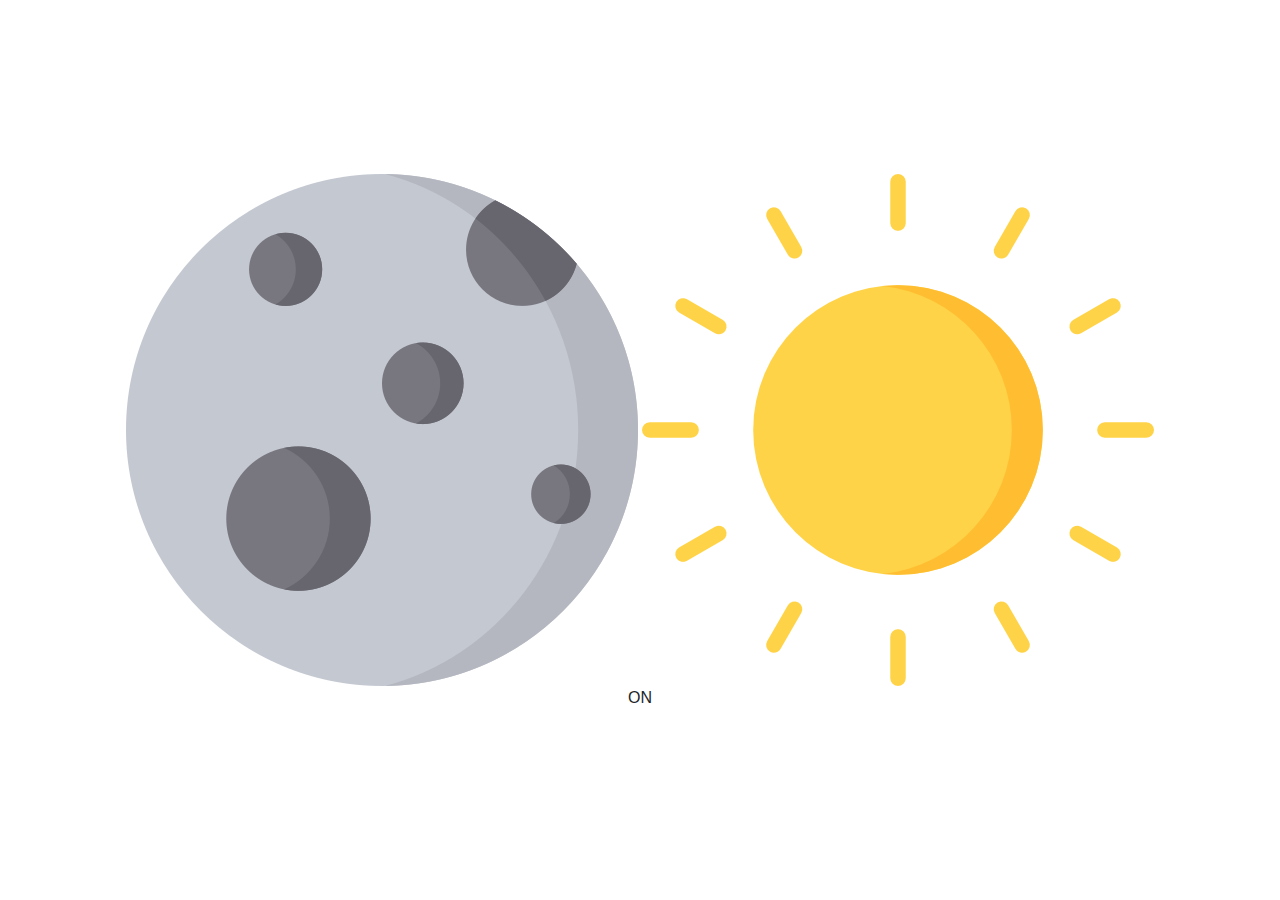
<file: assignments/css/transition/index.html>
<!DOCTYPE html>
<html lang="en">
<head>
    <meta charset="UTF-8">
    <meta http-equiv="X-UA-Compatible" content="IE=edge">
    <meta name="viewport" content="width=device-width, initial-scale=1.0">
    <link rel="stylesheet" href="./styles.css">
    <link rel="stylesheet" href="https://cdn.jsdelivr.net/npm/bootstrap@4.0.0/dist/css/bootstrap.min.css" integrity="sha384-Gn5384xqQ1aoWXA+058RXPxPg6fy4IWvTNh0E263XmFcJlSAwiGgFAW/dAiS6JXm" crossorigin="anonymous">
    <title>Transition</title>
</head>
<body>
    <div id="container" class="on">
        <div id="switch" onclick="switchOnClick()">
            <div id="circle">
                <span>
                    <img src="./moon.png" alt="moon" id="moon" class="on">
                    <img src="./sun.png" alt="sun" id="sun" class="on">
                </span>
            </div>
        </div>
        <p id="label"></p>
    </div>
    <script src="./script.js"></script>
</body>
</html>
</file>
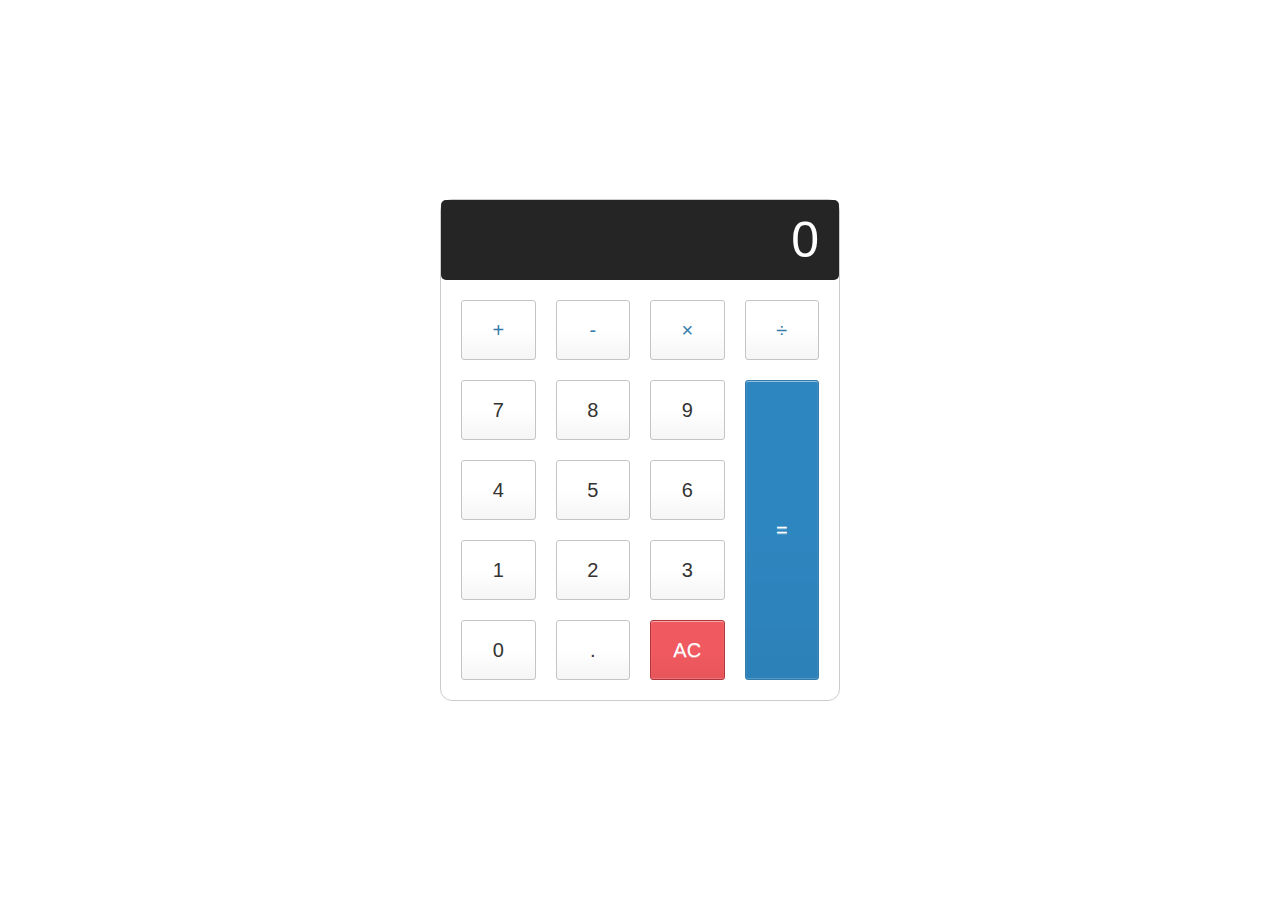
<file: assignments/javascript/calculator/index.html>
<!doctype html>
<html lang="en">
<head>
    <meta charset="UTF-8">
    <meta name="viewport"
          content="width=device-width, user-scalable=no, initial-scale=1.0, maximum-scale=1.0, minimum-scale=1.0">
    <meta http-equiv="X-UA-Compatible" content="ie=edge">
    <link rel="stylesheet" href="./style.css">
    <title>amir78729 | front-end-roadmap | assignments | javascript | calculator</title>
</head>
<body>
<div class="calculator">

  <input type="text" class="calculator-screen" value="" disabled />

  <div class="calculator-keys">
    <button type="button" class="operator" value="+">+</button>
    <button type="button" class="operator" value="-">-</button>
    <button type="button" class="operator" value="*">&times;</button>
    <button type="button" class="operator" value="/">&divide;</button>

    <button type="button" value="7">7</button>
    <button type="button" value="8">8</button>
    <button type="button" value="9">9</button>


    <button type="button" value="4">4</button>
    <button type="button" value="5">5</button>
    <button type="button" value="6">6</button>


    <button type="button" value="1">1</button>
    <button type="button" value="2">2</button>
    <button type="button" value="3">3</button>


    <button type="button" value="0">0</button>
    <button type="button" class="decimal" value=".">.</button>
    <button type="button" class="all-clear" value="all-clear">AC</button>

    <button type="button" class="equal-sign operator" value="=">=</button>
    <script src="./script.js"></script>
  </div>
</div>
</body>
</html>
</file>
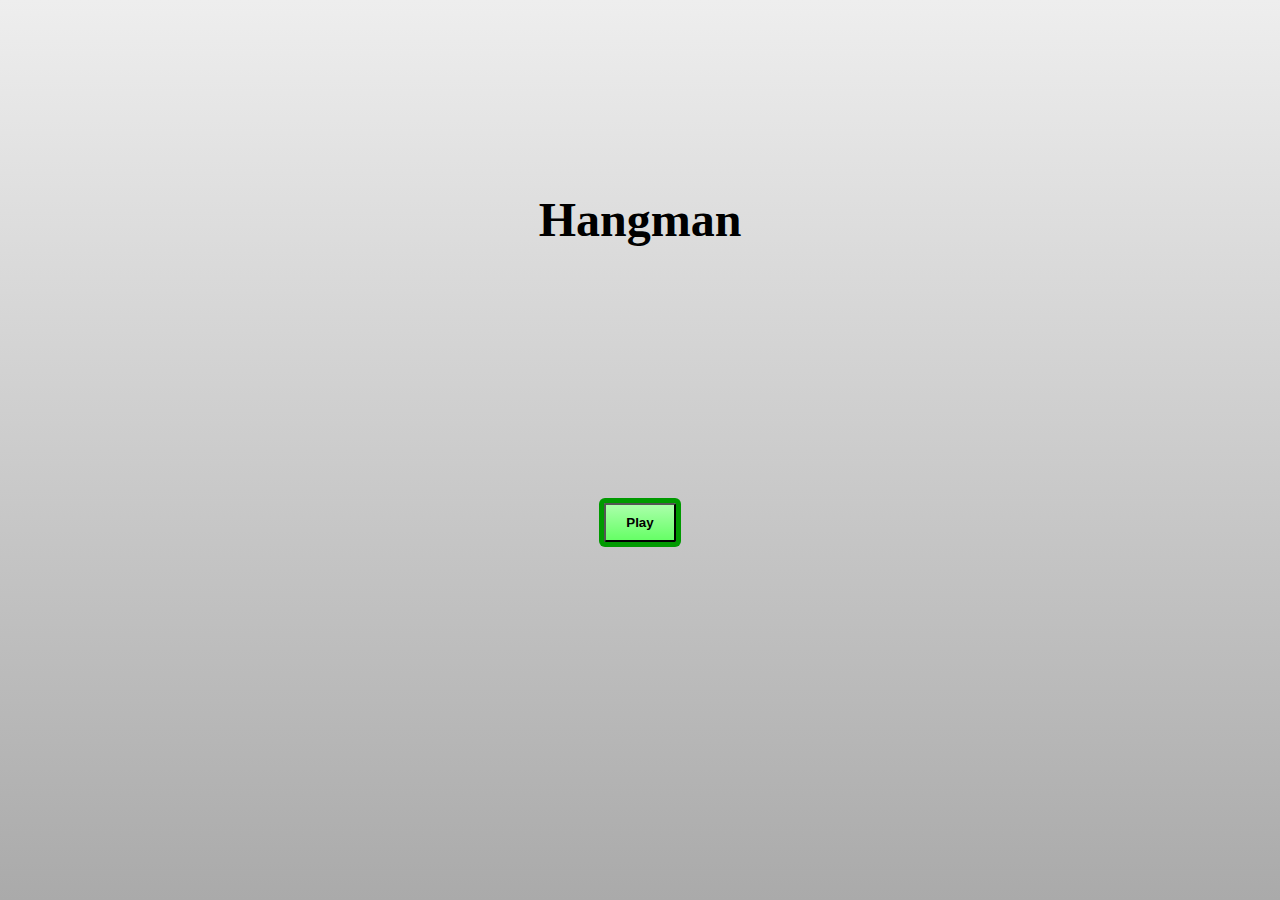
<file: assignments/javascript/hangman/index.html>
<!doctype html>
<html lang="en">
    <head>
        <meta charset="UTF-8">
    <meta name="viewport"
          content="width=device-width, user-scalable=no, initial-scale=1.0, maximum-scale=1.0, minimum-scale=1.0">
    <meta http-equiv="X-UA-Compatible" content="ie=edge">
    <link rel="stylesheet" href="./style.css">
        <title>amir78729 | front-end-roadmap | assignments | javascript | hangman</title>
    </head>
    <body>
        <div id="home">
            <div class="title">Hangman</div>
            <button class="button anim" onclick="startGame()">Play</button>
        </div>
        <div id="result" class="h">
            <div class="title" id="rT"></div>
            <div class="body" id="rM"></div>
            <div class="button anim" onclick="startGame()">Try Again?</div>
        </div>
        <div id="pGame">
            <button id="letter"></button>
            <div id="game">
                <div class="player">
                    <div class="playerModel">
                        <div class="head" data="false" id="g4"></div>
                        <div class="body" data="false" l="false" r="false" id="g5"></div>
                        <div class="foot" data="false" l="false" r="false" id="g6"></div>
                    </div>
                </div>
                <div class="stang3" data="false" id="g3"></div>
                <div class="stang2" data="false" id="g2"></div>
                <div class="stang" data="false" id="g1"></div>
                <div class="ground" data="false" id="g0"></div>
                <div class="hintButton" data="false" id="hintButton" onclick="hint()">?</div>
            </div>
            <div id="tastatur">
                <div id="moveKeybord"><div class="marg"></div></div>
                <div id="keybord"></div>
            </div>
            <div class="hint" id="hint">
                <div class="title">Hint<div class="exit" onclick="hintExit()">X</div></div>
                <div class="body" id="hintText"></div>
            </div>
        </div>
        <script src="./script.js"></script>
    </body>
</html>
</file>
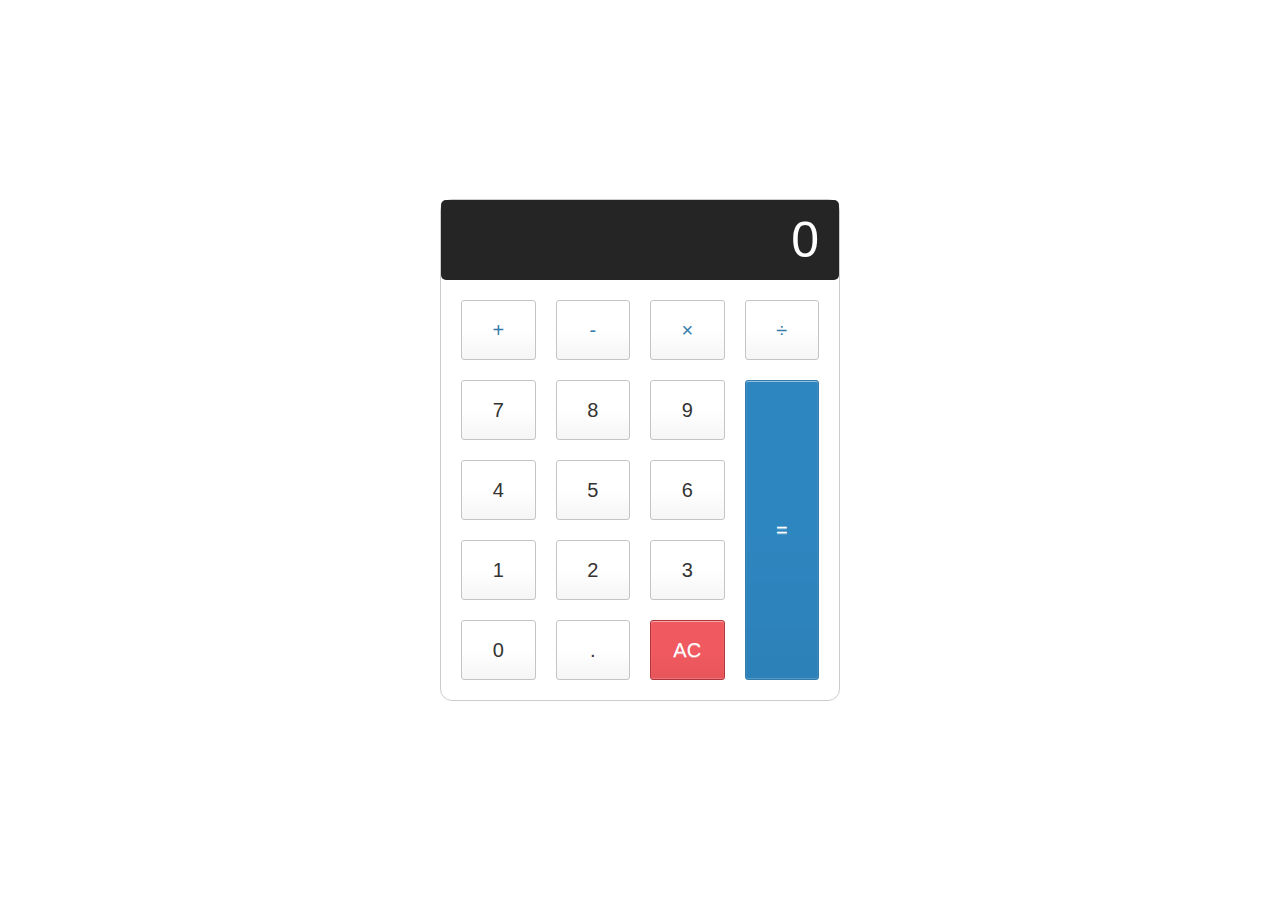
<file: assignments/javascript/projects/calculator/index.html>
<!doctype html>
<html lang="en">
<head>
    <meta charset="UTF-8">
    <meta name="viewport"
          content="width=device-width, user-scalable=no, initial-scale=1.0, maximum-scale=1.0, minimum-scale=1.0">
    <meta http-equiv="X-UA-Compatible" content="ie=edge">
    <link rel="stylesheet" href="style.css">
    <title>amir78729 | front-end-roadmap | assignments | javascript | calculator</title>
</head>
<body>
<div class="calculator">

  <input type="text" class="calculator-screen" value="" disabled />

  <div class="calculator-keys">
    <button type="button" class="operator" value="+">+</button>
    <button type="button" class="operator" value="-">-</button>
    <button type="button" class="operator" value="*">&times;</button>
    <button type="button" class="operator" value="/">&divide;</button>

    <button type="button" value="7">7</button>
    <button type="button" value="8">8</button>
    <button type="button" value="9">9</button>


    <button type="button" value="4">4</button>
    <button type="button" value="5">5</button>
    <button type="button" value="6">6</button>


    <button type="button" value="1">1</button>
    <button type="button" value="2">2</button>
    <button type="button" value="3">3</button>


    <button type="button" value="0">0</button>
    <button type="button" class="decimal" value=".">.</button>
    <button type="button" class="all-clear" value="all-clear">AC</button>

    <button type="button" class="equal-sign operator" value="=">=</button>
    <script src="script.js"></script>
  </div>
</div>
</body>
</html>
</file>
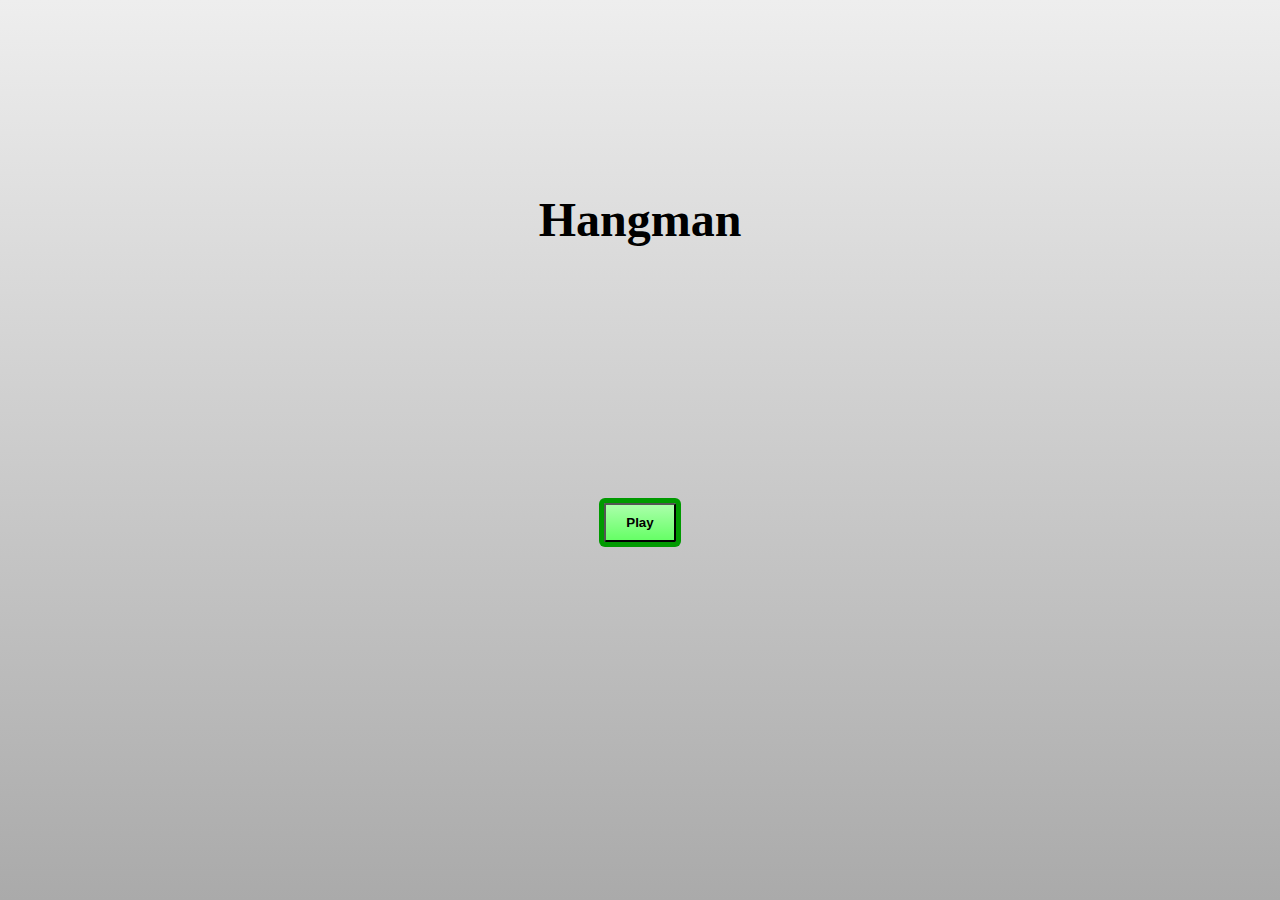
<file: assignments/javascript/projects/hangman/index.html>
<!doctype html>
<html lang="en">
    <head>
        <meta charset="UTF-8">
    <meta name="viewport"
          content="width=device-width, user-scalable=no, initial-scale=1.0, maximum-scale=1.0, minimum-scale=1.0">
    <meta http-equiv="X-UA-Compatible" content="ie=edge">
    <link rel="stylesheet" href="style.css">
        <title>amir78729 | front-end-roadmap | assignments | javascript | hangman</title>
    </head>
    <body>
        <div id="home">
            <div class="title">Hangman</div>
            <button class="button anim" onclick="startGame()">Play</button>
        </div>
        <div id="result" class="h">
            <div class="title" id="rT"></div>
            <div class="body" id="rM"></div>
            <div class="button anim" onclick="startGame()">Try Again?</div>
        </div>
        <div id="pGame">
            <button id="letter"></button>
            <div id="game">
                <div class="player">
                    <div class="playerModel">
                        <div class="head" data="false" id="g4"></div>
                        <div class="body" data="false" l="false" r="false" id="g5"></div>
                        <div class="foot" data="false" l="false" r="false" id="g6"></div>
                    </div>
                </div>
                <div class="stang3" data="false" id="g3"></div>
                <div class="stang2" data="false" id="g2"></div>
                <div class="stang" data="false" id="g1"></div>
                <div class="ground" data="false" id="g0"></div>
                <div class="hintButton" data="false" id="hintButton" onclick="hint()">?</div>
            </div>
            <div id="tastatur">
                <div id="moveKeybord"><div class="marg"></div></div>
                <div id="keybord"></div>
            </div>
            <div class="hint" id="hint">
                <div class="title">Hint<div class="exit" onclick="hintExit()">X</div></div>
                <div class="body" id="hintText"></div>
            </div>
        </div>
        <script src="script.js"></script>
    </body>
</html>
</file>
<file: assignments/css/transition/styles.css>
* {
    box-sizing: border-box;
}

body {
    margin: 0;
    padding: 0;
}

#container {
    background-color: white;
    height: 100vh;
    width: 100vw;
    display: flex;
    justify-content: center;
    align-items: center;
    flex-direction: column;
}

#switch {
    /* write code here! */
}

#circle {
    /* write code here! */
}

#circle span {
    /* write code here! */
}

#moon {
    /* write code here! */
}

#sun {
    /* write code here! */
}

#moon.on {
    /* write code here! */
}

#sun.on {
    /* write code here! */
}

#moon.off {
    /* write code here! */
}

#sun.off {
    /* write code here! */
}

#container.on {
    /* write code here! */
}

#container.off {
    /* write code here! */
}

#container.on #switch {
    /* write code here! */
}

#container.off #switch {
    /* write code here! */
}

#container.on #switch #circle{
    /* write code here! */
}

#container.off #switch #circle{
    /* write code here! */
}

#container.on #label {
    /* write code here! */
}

#container.off #label {
    /* write code here! */
}
</file>
<file: assignments/javascript/calculator/style.css>
html {
  font-size: 62.5%;
}

*, *::before, *::after {
  margin: 0;
  padding: 0;
  box-sizing: border-box;
}

.calculator {
  border: 1px solid #ccc;
  border-radius: 12px;
  position: absolute;
  top: 50%;
  left: 50%;
  transform: translate(-50%, -50%);
  width: 400px;
}

.calculator-screen {
  width: 100%;
  font-size: 5rem;
  height: 80px;
  border: none;
  background-color: #252525;
  color: #fff;
  text-align: right;
  padding-right: 20px;
  padding-left: 10px;
  border-radius: 5px;
}

button {
  height: 60px;
  border-radius: 3px;
  border: 1px solid #c4c4c4;
  background-color: transparent;
  font-size: 2rem;
  color: #333;
  background-image: linear-gradient(to bottom,transparent,transparent 50%,rgba(0,0,0,.04));
  box-shadow: inset 0 0 0 1px rgba(255,255,255,.05), inset 0 1px 0 0 rgba(255,255,255,.45), inset 0 -1px 0 0 rgba(255,255,255,.15), 0 1px 0 0 rgba(255,255,255,.15);
  text-shadow: 0 1px rgba(255,255,255,.4);
}

button:hover {
  background-color: #eaeaea;
}

button:active {
  background-color: #aaa;
  transform: translateY(2px);
}

.operator {
  color: #337cac;
}

.all-clear {
  background-color: #f0595f;
  border-color: #b0353a;
  color: #fff;
}

.all-clear:hover {
  background-color: #f17377;
}

.equal-sign {
  background-color: #2e86c0;
  border-color: #337cac;
  color: #fff;
  height: 100%;
  grid-area: 2 / 4 / 6 / 5;
}

.equal-sign:hover {
  background-color: #4e9ed4;
}

.calculator-keys {
  display: grid;
  grid-template-columns: repeat(4, 1fr);
  grid-gap: 20px;
  padding: 20px;
}
</file>
<file: assignments/javascript/hangman/style.css>
body {
    background-color: #eee;
    margin: 0;
}

#home {
    background: linear-gradient(#eee, #aaa);
    background: -webkit-linear-gradient(top, #eee, #aaa);
    background: -ms-linear-gradient(top, #eee, #aaa);
    background: -moz-linear-gradient(top, #eee, #aaa);
    background: -o-linear-gradient(top, #eee, #aaa);
    bottom: 0;
    left: 0;
    position: absolute;
    right: 0;
    top: 0;
    z-index: 99;
}

#home .title {
    font-size: 48px;
    font-weight: bold;
    margin-top: 15%;
    text-align: center;
}

#home .button {
    background: #afa;
    background: linear-gradient(#afa, #6f6);
    background: -webkit-linear-gradient(top, #afa, #6f6);
    background: -ms-linear-gradient(top, #afa, #6f6);
    background: -moz-linear-gradient(top, #afa, #6f6);
    background: -o-linear-gradient(top, #afa, #6f6);
    border-radius: 2px;
    box-shadow: 0 0 0 5px #090;
    display: table;
    font-weight: bold;
    padding: 10px 20px;
    margin: 20% auto;
}

#home .foother {
    bottom: 20px;
    font-size: 12px;
    font-style: italic;
    position: absolute;
    right: 20px;
}

.h {
    display: none;
}

#result {
    background: #700;
    background: linear-gradient(rgba(125, 0, 0, 0.9) 20%, rgba(0, 0, 0, 0.7) 80%);
    background: -webkit-linear-gradient(top, rgba(125, 0, 0, 0.9) 20%, rgba(0, 0, 0, 0.7) 80%);
    background: -ms-linear-gradient(top, rgba(125, 0, 0, 0.9) 20%, rgba(0, 0, 0, 0.7) 80%);
    background: -moz-linear-gradient(top, rgba(125, 0, 0, 0.9) 20%, rgba(0, 0, 0, 0.7) 80%);
    background: -o-linear-gradient(top, rgba(125, 0, 0, 0.9) 20%, rgba(0, 0, 0, 0.7) 80%);
    bottom: 0;
    left: 0;
    position: absolute;
    right: 0;
    top: 0;
    z-index: 100;
}

#result[data="true"] {
    background: #070;
    background: linear-gradient(rgba(0, 125, 0, 0.9) 20%, rgba(0, 0, 0, 0.7) 80%);
    background: -webkit-linear-gradient(top, rgba(0, 125, 0, 0.9) 20%, rgba(0, 0, 0, 0.7) 80%);
    background: -ms-linear-gradient(top, rgba(0, 125, 0, 0.9) 20%, rgba(0, 0, 0, 0.7) 80%);
    background: -moz-linear-gradient(top, rgba(0, 125, 0, 0.9) 20%, rgba(0, 0, 0, 0.7) 80%);
    background: -o-linear-gradient(top, rgba(0, 125, 0, 0.9) 20%, rgba(0, 0, 0, 0.7) 80%);
}

#result .title {
    color: #eee;
    font-size: 48px;
    margin-top: 15%;
    text-align: center;
    text-shadow: 1px 1px 0 #000;
}

#result .body {
    color: #fff;
    margin-top: 30px;
    text-align: center;
    text-shadow: 1px 1px 0 #000;
}

#result .button {
    background:#afa;
    background: linear-gradient(#afa, #6f6);
    background: -webkit-linear-gradient(top, #afa, #6f6);
    background: -ms-linear-gradient(top, #afa, #6f6);
    background: -moz-linear-gradient(top, #afa, #6f6);
    background: -o-linear-gradient(top, #afa, #6f6);
    border-radius: 2px;
    box-shadow: 0 0 0 5px #090;
    display: table;
    font-weight: bold;
    padding: 10px 20px;
    margin: 40px auto;
    margin-bottom: 0;
}

#letter {
    font-size: 22px;
    height: 30px;
    margin: 20px;
    text-align: center;
}

.l {
    box-shadow: 0 3px 0 -1px #555;
    display: inline-block;
    margin: 1px;
    height: 20px;
    text-transform: uppercase;
    width: 20px;
}

.ls {
    box-shadow: 0 0 0 0 #555;
    width: 10px;
}

#game {
    height: 250px;
    margin: auto;
    position: relative;
    width: 220px;
}

#game .player {
    left: 53px;
    position: absolute;
    top: 90px;
    height: 130px;
    width: 75px;
}

.player .playerModel {
    height: 100%;
    position: relative;
    width: 100%;
}

.playerModel .head {
    border-radius: 50%;
    box-shadow: 0 0 0 2px #000 inset;
    height: 35px;
    margin: auto;
    width: 35px;
}

.playerModel .head[data="false"] {
    display: none;
}

.playerModel .body {
    background-color: #000;
    height: 45px;
    margin: auto;
    width: 2px;
}

.playerModel .body[data="false"] {
    display: none;
}

.playerModel .body:before, .playerModel .body:after {
    background-color: #000;
    content: "";
    display: inline-block;
    height: 30px;
    position: absolute;
    width: 2px;
}

.playerModel .body[l="false"]:before, .playerModel .body[r="false"]:after {
    display: none;
}

.playerModel .body:before {
    left: 27px;
    transform: rotate(45deg);
    -webkit-transform: rotate(45deg);
}

.playerModel .body:after {
    right: 26px;
    transform: rotate(-45deg);
    -webkit-transform: rotate(-45deg);
}

.playerModel .foot {
    background-color: #000;
    height: 3px;
    margin: auto;
    width: 2px;
}

.playerModel .foot[data="false"] {
    display: none;
}

.playerModel .foot:before, .playerModel .foot:after {
    background-color: #000;
    content: "";
    display: inline-block;
    height: 40px;
    position: absolute;
    width: 2px;
}

.playerModel .foot[l="false"]:before, .playerModel .foot[r="false"]:after {
    display: none;
}

.playerModel .foot:before {
    left: 30px;
    transform: rotate(20deg);
    -webkit-transform: rotate(20deg);
}

.playerModel .foot:after {
    right: 29px;
    transform: rotate(-20deg);
    -webkit-transform: rotate(-20deg);
}

#game .stang3 {
    background-color: #000;
    height: 20px;
    left: 90px;
    position: absolute;
    top: 70px;
    width: 2px;
}

#game .stang3[data="false"] {
    display: none;
}

#game .stang2 {
    background-color: #000;
    border-radius: 5px 0 0 5px;
    bottom: 180px;
    height: 5px;
    position: absolute;
    right: 45px;
    width: 95px;
}

#game .stang2:before {
    background-color: #000;
    content: "";
    left: 50px;
    height: 5px;
    position: absolute;
    top: 17px;
    transform: rotate(45deg);
    -webkit-transform: rotate(45deg);
    width: 50px;
}

#game .stang2[data="false"] {
    display: none;
}

#game .stang {
    background-color: #000;
    bottom: 0;
    height: 180px;
    margin: auto;
    position: absolute;
    right: 45px;
    width: 5px;
}

#game .stang[data="false"] {
    display: none;
}

#game .ground {
    background-color: #000;
    border-radius: 5px;
    bottom: 0;
    left: 0;
    height: 5px;
    margin: auto;
    position: absolute;
    right: 0;
    width: 220px;
}

#game .ground[data="false"] {
    display: none;
}

#game .hintButton {
    background: #ccc;
    background: linear-gradient(transparent, rgba(0, 0, 0, 0.1));
    background: -webkit-linear-gradient(top, transparent, rgba(0, 0, 0, 0.1));
    background: -ms-linear-gradient(top, transparent, rgba(0, 0, 0, 0.1));
    background: -moz-linear-gradient(top, transparent, rgba(0, 0, 0, 0.1));
    background: -o-linear-gradient(top, transparent, rgba(0, 0, 0, 0.1));
    border-radius: 8%;
    box-shadow: 1px 1px 3px #999;
    font-weight: bold;
    padding: 5px 10px;
    position: absolute;
    right: 5px;
    top: 5px;
}

#game .hintButton[data="false"] {
    display: none;
}

#tastatur {
    background-color: rgba(238, 238, 238, 0.9);
    bottom: 0;
    left: 0;
    margin: auto;
    margin-bottom: 20px;
    max-width: 500px;
    padding: 0 15px;
    position: absolute;
    right: 0;
    text-align: center;
}

#moveKeybord {
    padding: 15px;
}

.marg {
    border-bottom: solid 2px #ccc;
}

#hint {
    border-radius: 2px;
    box-shadow: 1px 1px 4px #888;
    display: none;
    left: 0;
    margin: auto;
    margin-top: 75px;
    position: absolute;
    right: 0;
    top: 0;
    width: 250px;
}

#hint .title {
    background: #fff;
    background: linear-gradient(#fff, #bbb);
    background: -webkit-linear-gradient(top, #fff, #bbb);
    background: -ms-linear-gradient(top, #fff, #bbb);
    background: -moz-linear-gradient(top, #fff, #bbb);
    background: -o-linear-gradient(top, #fff, #bbb);
    border-bottom: solid 1px #555;
    border-radius: 2px 2px 0 0;
    font-weight: bold;
    padding: 5px 10px;
    position: relative;
}

#hint .title .exit {
    background-color: #f55;
    border-radius: 50%;
    box-shadow: 1px 1px 4px #888;
    font-weight: bold;
    padding: 8px 12px;
    position: absolute;
    right: -15px;
    top: -15px;
}

#hint .body {
    background-color: #ddd;
    border-radius: 0 0 2px 2px;
    padding: 10px;
}

.b {
    background: #eee;
    background: linear-gradient(#fff, #eee);
    background: -webkit-linear-gradient(top, #fff, #eee);
    background: -ms-linear-gradient(top, #fff, #eee);
    background: -moz-linear-gradient(top, #fff, #eee);
    background: -o-linear-gradient(top, #fff, #eee);
    box-shadow: 1px 1px 1px 0 #ccc;
    display: inline-block;
    margin: 2px;
    padding: 8px;
    text-align: center;
    width: 25px;
}

.b[data="false"], .b[data="true"] {
    color: #555;
    font-weight: bold;
}

.b[data="true"] {
    background: #9f9;
}

.b[data="false"] {
    background: #aaa;
}

.anim {
    animation: button 3s infinite;
    -webkit-animation: button 3s infinite;
}

@keyframes button {
    0%, 50%, 90% {
        transform: rotate(0deg);
        -webkit-transform: rotate(0deg);
    }
    60% {
        transform: rotate(5deg) scale(1);
        -webkit-transform: rotate(5deg) scale(1);
    }
    70% {
        transform: rotate(-5deg) scale(0.97);
        -webkit-transform: rotate(-5deg) scale(0.97);
    }
    80% {
        transform: rotate(5deg) scale(1.05);
        -webkit-transform: rotate(5deg) scale(1.05);
    }
}

@-webkit-keyframes button {
    0%, 50%, 90% {
        transform: rotate(0deg);
        -webkit-transform: rotate(0deg);
    }
    60% {
        transform: rotate(5deg) scale(1);
        -webkit-transform: rotate(5deg) scale(1);
    }
    70% {
        transform: rotate(-5deg) scale(0.97);
        -webkit-transform: rotate(-5deg) scale(0.97);
    }
    80% {
        transform: rotate(5deg) scale(1.05);
        -webkit-transform: rotate(5deg) scale(1.05);
    }
}
</file>
<file: assignments/javascript/projects/calculator/style.css>
html {
  font-size: 62.5%;
}

*, *::before, *::after {
  margin: 0;
  padding: 0;
  box-sizing: border-box;
}

.calculator {
  border: 1px solid #ccc;
  border-radius: 12px;
  position: absolute;
  top: 50%;
  left: 50%;
  transform: translate(-50%, -50%);
  width: 400px;
}

.calculator-screen {
  width: 100%;
  font-size: 5rem;
  height: 80px;
  border: none;
  background-color: #252525;
  color: #fff;
  text-align: right;
  padding-right: 20px;
  padding-left: 10px;
  border-radius: 5px;
}

button {
  height: 60px;
  border-radius: 3px;
  border: 1px solid #c4c4c4;
  background-color: transparent;
  font-size: 2rem;
  color: #333;
  background-image: linear-gradient(to bottom,transparent,transparent 50%,rgba(0,0,0,.04));
  box-shadow: inset 0 0 0 1px rgba(255,255,255,.05), inset 0 1px 0 0 rgba(255,255,255,.45), inset 0 -1px 0 0 rgba(255,255,255,.15), 0 1px 0 0 rgba(255,255,255,.15);
  text-shadow: 0 1px rgba(255,255,255,.4);
}

button:hover {
  background-color: #eaeaea;
}

button:active {
  background-color: #aaa;
  transform: translateY(2px);
}

.operator {
  color: #337cac;
}

.all-clear {
  background-color: #f0595f;
  border-color: #b0353a;
  color: #fff;
}

.all-clear:hover {
  background-color: #f17377;
}

.equal-sign {
  background-color: #2e86c0;
  border-color: #337cac;
  color: #fff;
  height: 100%;
  grid-area: 2 / 4 / 6 / 5;
}

.equal-sign:hover {
  background-color: #4e9ed4;
}

.calculator-keys {
  display: grid;
  grid-template-columns: repeat(4, 1fr);
  grid-gap: 20px;
  padding: 20px;
}
</file>
<file: assignments/javascript/projects/hangman/style.css>
body {
    background-color: #eee;
    margin: 0;
}

#home {
    background: linear-gradient(#eee, #aaa);
    background: -webkit-linear-gradient(top, #eee, #aaa);
    background: -ms-linear-gradient(top, #eee, #aaa);
    background: -moz-linear-gradient(top, #eee, #aaa);
    background: -o-linear-gradient(top, #eee, #aaa);
    bottom: 0;
    left: 0;
    position: absolute;
    right: 0;
    top: 0;
    z-index: 99;
}

#home .title {
    font-size: 48px;
    font-weight: bold;
    margin-top: 15%;
    text-align: center;
}

#home .button {
    background: #afa;
    background: linear-gradient(#afa, #6f6);
    background: -webkit-linear-gradient(top, #afa, #6f6);
    background: -ms-linear-gradient(top, #afa, #6f6);
    background: -moz-linear-gradient(top, #afa, #6f6);
    background: -o-linear-gradient(top, #afa, #6f6);
    border-radius: 2px;
    box-shadow: 0 0 0 5px #090;
    display: table;
    font-weight: bold;
    padding: 10px 20px;
    margin: 20% auto;
}

#home .foother {
    bottom: 20px;
    font-size: 12px;
    font-style: italic;
    position: absolute;
    right: 20px;
}

.h {
    display: none;
}

#result {
    background: #700;
    background: linear-gradient(rgba(125, 0, 0, 0.9) 20%, rgba(0, 0, 0, 0.7) 80%);
    background: -webkit-linear-gradient(top, rgba(125, 0, 0, 0.9) 20%, rgba(0, 0, 0, 0.7) 80%);
    background: -ms-linear-gradient(top, rgba(125, 0, 0, 0.9) 20%, rgba(0, 0, 0, 0.7) 80%);
    background: -moz-linear-gradient(top, rgba(125, 0, 0, 0.9) 20%, rgba(0, 0, 0, 0.7) 80%);
    background: -o-linear-gradient(top, rgba(125, 0, 0, 0.9) 20%, rgba(0, 0, 0, 0.7) 80%);
    bottom: 0;
    left: 0;
    position: absolute;
    right: 0;
    top: 0;
    z-index: 100;
}

#result[data="true"] {
    background: #070;
    background: linear-gradient(rgba(0, 125, 0, 0.9) 20%, rgba(0, 0, 0, 0.7) 80%);
    background: -webkit-linear-gradient(top, rgba(0, 125, 0, 0.9) 20%, rgba(0, 0, 0, 0.7) 80%);
    background: -ms-linear-gradient(top, rgba(0, 125, 0, 0.9) 20%, rgba(0, 0, 0, 0.7) 80%);
    background: -moz-linear-gradient(top, rgba(0, 125, 0, 0.9) 20%, rgba(0, 0, 0, 0.7) 80%);
    background: -o-linear-gradient(top, rgba(0, 125, 0, 0.9) 20%, rgba(0, 0, 0, 0.7) 80%);
}

#result .title {
    color: #eee;
    font-size: 48px;
    margin-top: 15%;
    text-align: center;
    text-shadow: 1px 1px 0 #000;
}

#result .body {
    color: #fff;
    margin-top: 30px;
    text-align: center;
    text-shadow: 1px 1px 0 #000;
}

#result .button {
    background:#afa;
    background: linear-gradient(#afa, #6f6);
    background: -webkit-linear-gradient(top, #afa, #6f6);
    background: -ms-linear-gradient(top, #afa, #6f6);
    background: -moz-linear-gradient(top, #afa, #6f6);
    background: -o-linear-gradient(top, #afa, #6f6);
    border-radius: 2px;
    box-shadow: 0 0 0 5px #090;
    display: table;
    font-weight: bold;
    padding: 10px 20px;
    margin: 40px auto;
    margin-bottom: 0;
}

#letter {
    font-size: 22px;
    height: 30px;
    margin: 20px;
    text-align: center;
}

.l {
    box-shadow: 0 3px 0 -1px #555;
    display: inline-block;
    margin: 1px;
    height: 20px;
    text-transform: uppercase;
    width: 20px;
}

.ls {
    box-shadow: 0 0 0 0 #555;
    width: 10px;
}

#game {
    height: 250px;
    margin: auto;
    position: relative;
    width: 220px;
}

#game .player {
    left: 53px;
    position: absolute;
    top: 90px;
    height: 130px;
    width: 75px;
}

.player .playerModel {
    height: 100%;
    position: relative;
    width: 100%;
}

.playerModel .head {
    border-radius: 50%;
    box-shadow: 0 0 0 2px #000 inset;
    height: 35px;
    margin: auto;
    width: 35px;
}

.playerModel .head[data="false"] {
    display: none;
}

.playerModel .body {
    background-color: #000;
    height: 45px;
    margin: auto;
    width: 2px;
}

.playerModel .body[data="false"] {
    display: none;
}

.playerModel .body:before, .playerModel .body:after {
    background-color: #000;
    content: "";
    display: inline-block;
    height: 30px;
    position: absolute;
    width: 2px;
}

.playerModel .body[l="false"]:before, .playerModel .body[r="false"]:after {
    display: none;
}

.playerModel .body:before {
    left: 27px;
    transform: rotate(45deg);
    -webkit-transform: rotate(45deg);
}

.playerModel .body:after {
    right: 26px;
    transform: rotate(-45deg);
    -webkit-transform: rotate(-45deg);
}

.playerModel .foot {
    background-color: #000;
    height: 3px;
    margin: auto;
    width: 2px;
}

.playerModel .foot[data="false"] {
    display: none;
}

.playerModel .foot:before, .playerModel .foot:after {
    background-color: #000;
    content: "";
    display: inline-block;
    height: 40px;
    position: absolute;
    width: 2px;
}

.playerModel .foot[l="false"]:before, .playerModel .foot[r="false"]:after {
    display: none;
}

.playerModel .foot:before {
    left: 30px;
    transform: rotate(20deg);
    -webkit-transform: rotate(20deg);
}

.playerModel .foot:after {
    right: 29px;
    transform: rotate(-20deg);
    -webkit-transform: rotate(-20deg);
}

#game .stang3 {
    background-color: #000;
    height: 20px;
    left: 90px;
    position: absolute;
    top: 70px;
    width: 2px;
}

#game .stang3[data="false"] {
    display: none;
}

#game .stang2 {
    background-color: #000;
    border-radius: 5px 0 0 5px;
    bottom: 180px;
    height: 5px;
    position: absolute;
    right: 45px;
    width: 95px;
}

#game .stang2:before {
    background-color: #000;
    content: "";
    left: 50px;
    height: 5px;
    position: absolute;
    top: 17px;
    transform: rotate(45deg);
    -webkit-transform: rotate(45deg);
    width: 50px;
}

#game .stang2[data="false"] {
    display: none;
}

#game .stang {
    background-color: #000;
    bottom: 0;
    height: 180px;
    margin: auto;
    position: absolute;
    right: 45px;
    width: 5px;
}

#game .stang[data="false"] {
    display: none;
}

#game .ground {
    background-color: #000;
    border-radius: 5px;
    bottom: 0;
    left: 0;
    height: 5px;
    margin: auto;
    position: absolute;
    right: 0;
    width: 220px;
}

#game .ground[data="false"] {
    display: none;
}

#game .hintButton {
    background: #ccc;
    background: linear-gradient(transparent, rgba(0, 0, 0, 0.1));
    background: -webkit-linear-gradient(top, transparent, rgba(0, 0, 0, 0.1));
    background: -ms-linear-gradient(top, transparent, rgba(0, 0, 0, 0.1));
    background: -moz-linear-gradient(top, transparent, rgba(0, 0, 0, 0.1));
    background: -o-linear-gradient(top, transparent, rgba(0, 0, 0, 0.1));
    border-radius: 8%;
    box-shadow: 1px 1px 3px #999;
    font-weight: bold;
    padding: 5px 10px;
    position: absolute;
    right: 5px;
    top: 5px;
}

#game .hintButton[data="false"] {
    display: none;
}

#tastatur {
    background-color: rgba(238, 238, 238, 0.9);
    bottom: 0;
    left: 0;
    margin: auto;
    margin-bottom: 20px;
    max-width: 500px;
    padding: 0 15px;
    position: absolute;
    right: 0;
    text-align: center;
}

#moveKeybord {
    padding: 15px;
}

.marg {
    border-bottom: solid 2px #ccc;
}

#hint {
    border-radius: 2px;
    box-shadow: 1px 1px 4px #888;
    display: none;
    left: 0;
    margin: auto;
    margin-top: 75px;
    position: absolute;
    right: 0;
    top: 0;
    width: 250px;
}

#hint .title {
    background: #fff;
    background: linear-gradient(#fff, #bbb);
    background: -webkit-linear-gradient(top, #fff, #bbb);
    background: -ms-linear-gradient(top, #fff, #bbb);
    background: -moz-linear-gradient(top, #fff, #bbb);
    background: -o-linear-gradient(top, #fff, #bbb);
    border-bottom: solid 1px #555;
    border-radius: 2px 2px 0 0;
    font-weight: bold;
    padding: 5px 10px;
    position: relative;
}

#hint .title .exit {
    background-color: #f55;
    border-radius: 50%;
    box-shadow: 1px 1px 4px #888;
    font-weight: bold;
    padding: 8px 12px;
    position: absolute;
    right: -15px;
    top: -15px;
}

#hint .body {
    background-color: #ddd;
    border-radius: 0 0 2px 2px;
    padding: 10px;
}

.b {
    background: #eee;
    background: linear-gradient(#fff, #eee);
    background: -webkit-linear-gradient(top, #fff, #eee);
    background: -ms-linear-gradient(top, #fff, #eee);
    background: -moz-linear-gradient(top, #fff, #eee);
    background: -o-linear-gradient(top, #fff, #eee);
    box-shadow: 1px 1px 1px 0 #ccc;
    display: inline-block;
    margin: 2px;
    padding: 8px;
    text-align: center;
    width: 25px;
}

.b[data="false"], .b[data="true"] {
    color: #555;
    font-weight: bold;
}

.b[data="true"] {
    background: #9f9;
}

.b[data="false"] {
    background: #aaa;
}

.anim {
    animation: button 3s infinite;
    -webkit-animation: button 3s infinite;
}

@keyframes button {
    0%, 50%, 90% {
        transform: rotate(0deg);
        -webkit-transform: rotate(0deg);
    }
    60% {
        transform: rotate(5deg) scale(1);
        -webkit-transform: rotate(5deg) scale(1);
    }
    70% {
        transform: rotate(-5deg) scale(0.97);
        -webkit-transform: rotate(-5deg) scale(0.97);
    }
    80% {
        transform: rotate(5deg) scale(1.05);
        -webkit-transform: rotate(5deg) scale(1.05);
    }
}

@-webkit-keyframes button {
    0%, 50%, 90% {
        transform: rotate(0deg);
        -webkit-transform: rotate(0deg);
    }
    60% {
        transform: rotate(5deg) scale(1);
        -webkit-transform: rotate(5deg) scale(1);
    }
    70% {
        transform: rotate(-5deg) scale(0.97);
        -webkit-transform: rotate(-5deg) scale(0.97);
    }
    80% {
        transform: rotate(5deg) scale(1.05);
        -webkit-transform: rotate(5deg) scale(1.05);
    }
}
</file>
